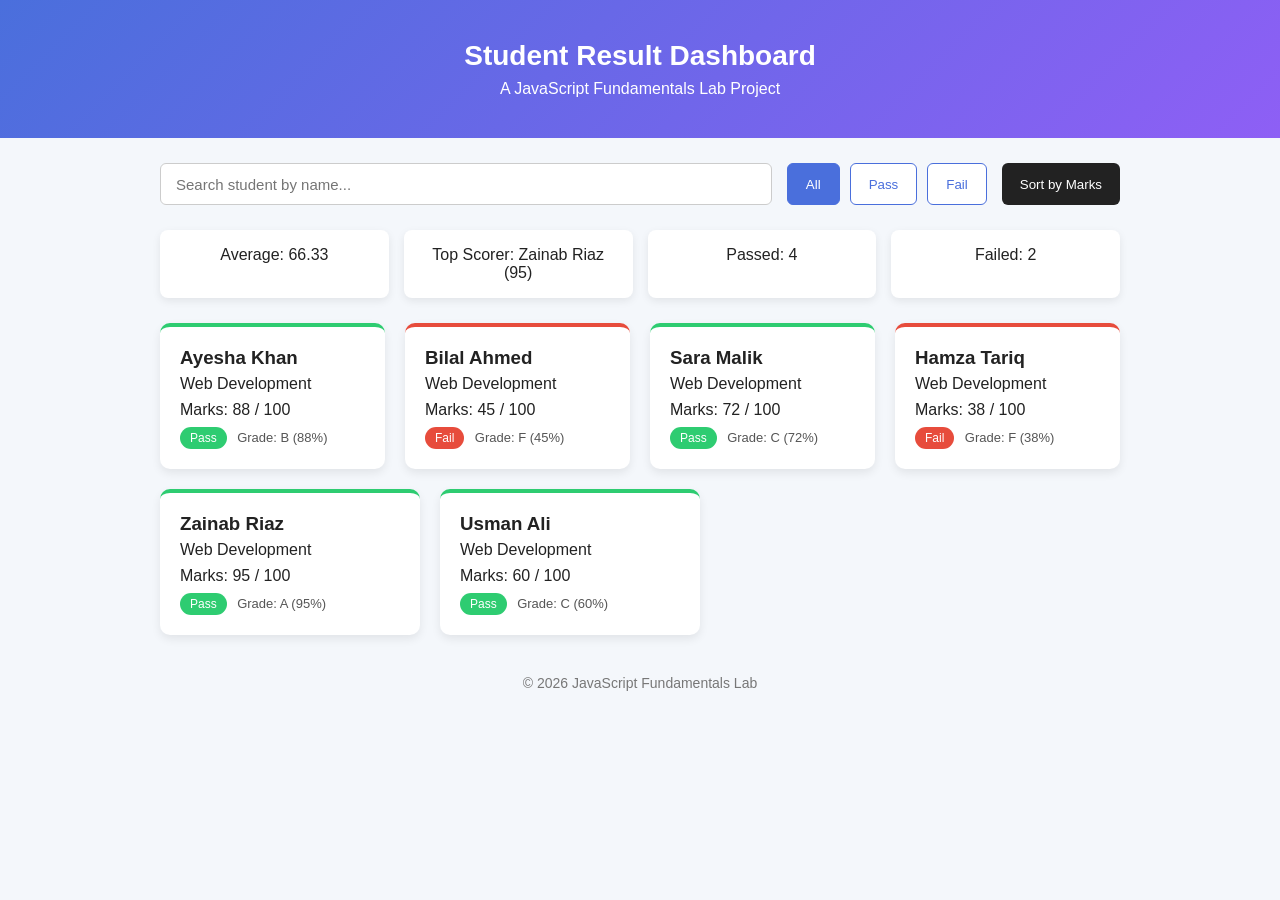
<file: Full Stack Lab 4 Tasks/index.html>
<!DOCTYPE html>
<html lang="en">
<head>
  <meta charset="UTF-8">
  <meta name="viewport" content="width=device-width, initial-scale=1.0">
  <title>Student Result Dashboard</title>
  <link rel="stylesheet" href="style.css">
</head>
<body>

  <header class="dashboard-header">
    <h1>Student Result Dashboard</h1>
    <p>A JavaScript Fundamentals Lab Project</p>
  </header>

  <section class="controls">
    <input type="text" id="searchInput" placeholder="Search student by name...">
    <div class="filter-buttons">
      <button class="filter-btn active" data-filter="all">All</button>
      <button class="filter-btn" data-filter="pass">Pass</button>
      <button class="filter-btn" data-filter="fail">Fail</button>
    </div>
    <button id="sortBtn">Sort by Marks</button>
  </section>

  <section class="summary" id="summary">
    <!-- Filled in by JavaScript: calculateSummary() + renderSummary() -->
  </section>

  <section class="card-grid" id="cardGrid">
    <!-- Filled in by JavaScript: renderCards() -->
  </section>

  <footer class="dashboard-footer">
    <p>&copy; 2026 JavaScript Fundamentals Lab</p>
  </footer>

  <script src="script.js"></script>
</body>
</html>
</file>
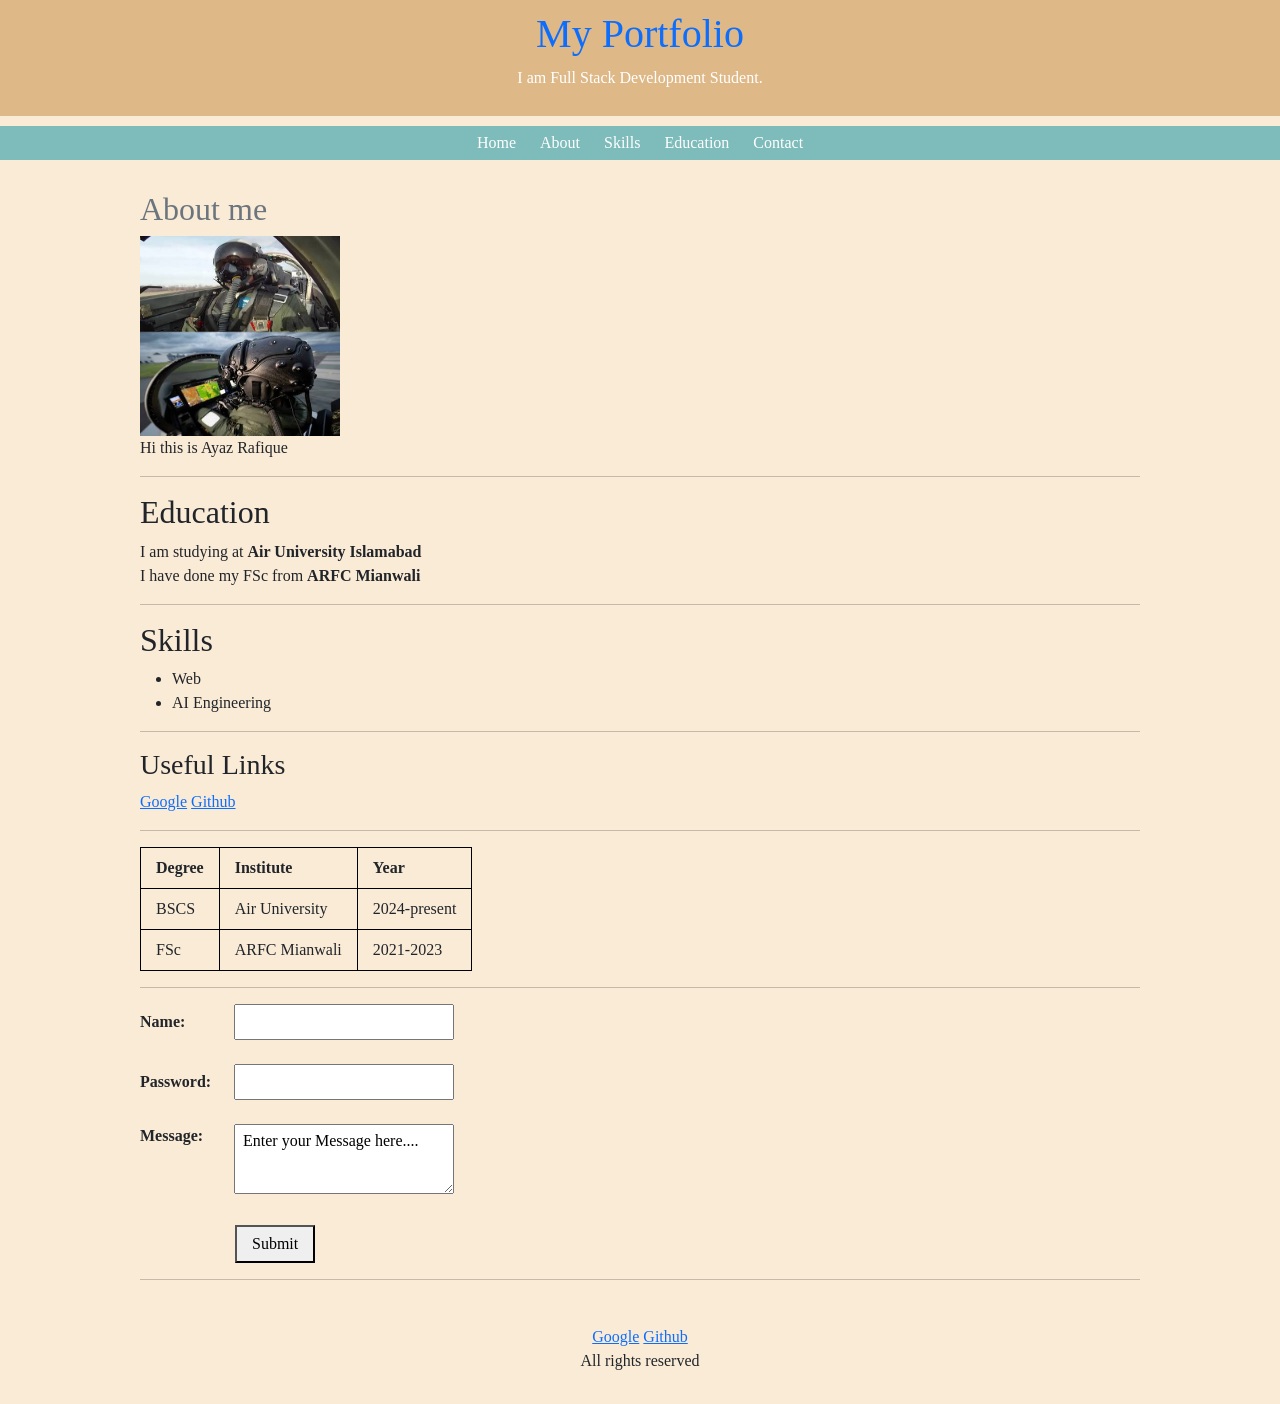
<file: Full stack lab 1 task/LAB 1/index.html>
<!DOCTYPE html>
<html lang="en">

<head>
    <meta charset="UTF-8">
    <meta name="viewport" content="width=device-width, initial-scale=1.0">
    <title>Portfolio</title>
    <link href="https://cdn.jsdelivr.net/npm/bootstrap@5.3.8/dist/css/bootstrap.min.css" rel="stylesheet"
        integrity="sha384-sRIl4kxILFvY47J16cr9ZwB07vP4J8+LH7qKQnuqkuIAvNWLzeN8tE5YBujZqJLB" crossorigin="anonymous">
    <link rel="stylesheet" href="style.css">
</head>

<body>
    <!-- Header -->
    <header>
        <h1 class="text-primary">My Portfolio</h1>
        <p>I am Full Stack Development Student.</p>
    </header>

    <!-- Navigation -->
    <nav>
        <a href="#home">Home</a>
        <a href="#about">About</a>
        <a href="#skills">Skills</a>
        <a href="#education">Education</a>
        <a href="#contact">Contact</a>
    </nav>

    <!-- Main Content -->
    <main>
        <!-- About Section -->
        <section id="about">
            <h2 class="text-secondary">About me</h2>
            <img src="Images/pilot.jpg" alt="pilot" style="width: 200px; height: 200px;">
            <p>Hi this is Ayaz Rafique</p>
        </section>
        <hr>

        <!-- Education Section -->
        <section id="education">
            <h2>Education</h2>
            <p>I am studying at <strong>Air University Islamabad</strong><br> I have done my FSc from <strong>ARFC
                    Mianwali</strong></p>
        </section>
        <hr>

        <!-- Skills Section -->
        <section id="skills">
            <h2>Skills</h2>
            <ul>
                <li>Web</li>
                <li>AI Engineering</li>
            </ul>
        </section>
        <hr>

        <!-- Useful Links Section -->
        <section>
            <h3>Useful Links</h3>
            <a href="https://www.google.com" target="_blank">Google</a>
            <a href="https://www.github.com">Github</a>
            <br>
        </section>
        <hr>

        <!-- Table Section -->
        <section>
            <table border="2px">
                <tr>
                    <th>Degree</th>
                    <th>Institute</th>
                    <th>Year</th>
                </tr>
                <tr>
                    <td>BSCS</td>
                    <td>Air University</td>
                    <td>2024-present</td>
                </tr>
                <tr>
                    <td>FSc</td>
                    <td>ARFC Mianwali</td>
                    <td>2021-2023</td>
                </tr>
            </table>
        </section>
        <hr>

        <!-- Contact Section -->
        <section id="contact">
            <form action="">
                <label>Name:</label>
                <input type="text" name="Name">
                <br><br>

                <label>Password:</label>
                <input type="password" name="Password">
                <br><br>

                <label style="vertical-align: top;">Message:</label>
                <textarea name="Message">Enter your Message here....</textarea>
                <br><br>

                <button>Submit</button>
            </form>
        </section>
        <hr>
    </main>

    <!-- Footer -->
    <footer>
        <a href="https://www.google.com" target="_blank">Google</a>
        <a href="https://www.github.com">Github</a>
        <p>All rights reserved</p>
    </footer>
</body>

</html>
</file>
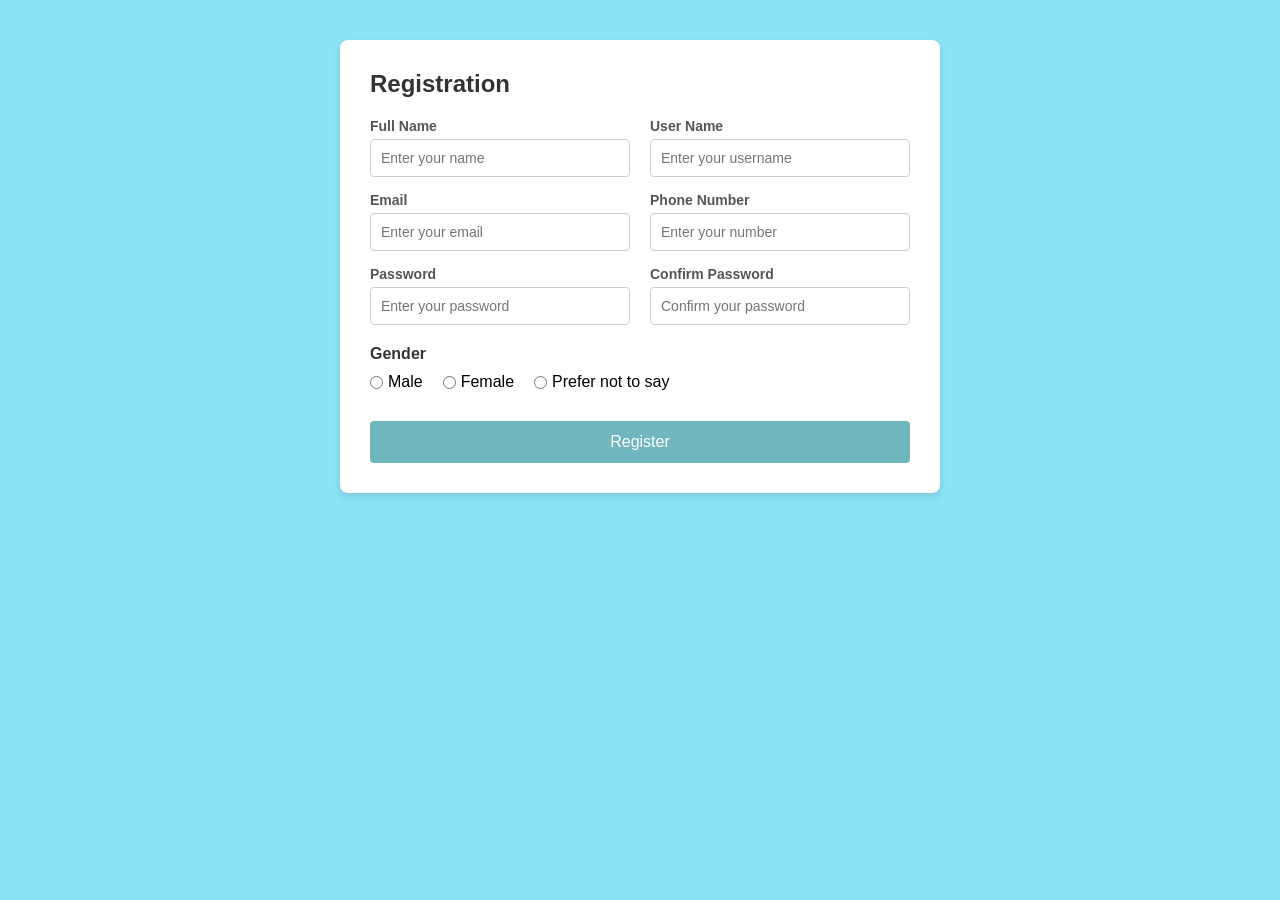
<file: Full stack lab 2 Task/Lab Tasks/index.html>
<!DOCTYPE html>
<html lang="en">
<head>
    <meta charset="UTF-8">
    <meta name="viewport" content="width=device-width, initial-scale=1.0">
    <title>Registration Form</title>
  
    <link rel="stylesheet" href="style.css">
</head>
<body>
    <div class="container">
        <h2>Registration</h2>
        <form action="" method="POST">

            <div class="form-row">
                <div class="form-group">
                    <label for="fullName">Full Name</label>
                    <input type="text" id="fullName" name="fullName" placeholder="Enter your name" required>
                </div>
                <div class="form-group">
                    <label for="userName">User Name</label>
                    <input type="text" id="userName" name="userName" placeholder="Enter your username" required>
                </div>
            </div>

            <div class="form-row">
                <div class="form-group">
                    <label for="email">Email</label>
                    <input type="email" id="email" name="email" placeholder="Enter your email" required>
                </div>
                <div class="form-group">
                    <label for="phoneNumber">Phone Number</label>
                    <input type="number" id="phoneNumber" name="phoneNumber" placeholder="Enter your number" required>
                </div>
            </div>

            <div class="form-row">
                <div class="form-group">
                    <label for="password">Password</label>
                    <input type="password" id="password" name="password" placeholder="Enter your password" required>
                </div>
                <div class="form-group">
                    <label for="confirmPassword">Confirm Password</label>
                    <input type="password" id="confirmPassword" name="confirmPassword" placeholder="Confirm your password" required>
                </div>
            </div>

 
            <div class="gender-section">
                <h3>Gender</h3>
                <div class="radio-group">
                    <div class="radio-item">
                        <input type="radio" id="male" name="gender" value="Male">
                        <label for="male">Male</label>
                    </div>
                    <div class="radio-item">
                        <input type="radio" id="female" name="gender" value="Female">
                        <label for="female">Female</label>
                    </div>
                    <div class="radio-item">
                        <input type="radio" id="nottosay" name="gender" value="not to say">
                        <label for="nottosay">Prefer not to say</label>
                    </div>
                </div>
            </div>

            <button type="submit" class="btn-register">Register</button>
        </form>
    </div>
</body>
</html>
</file>
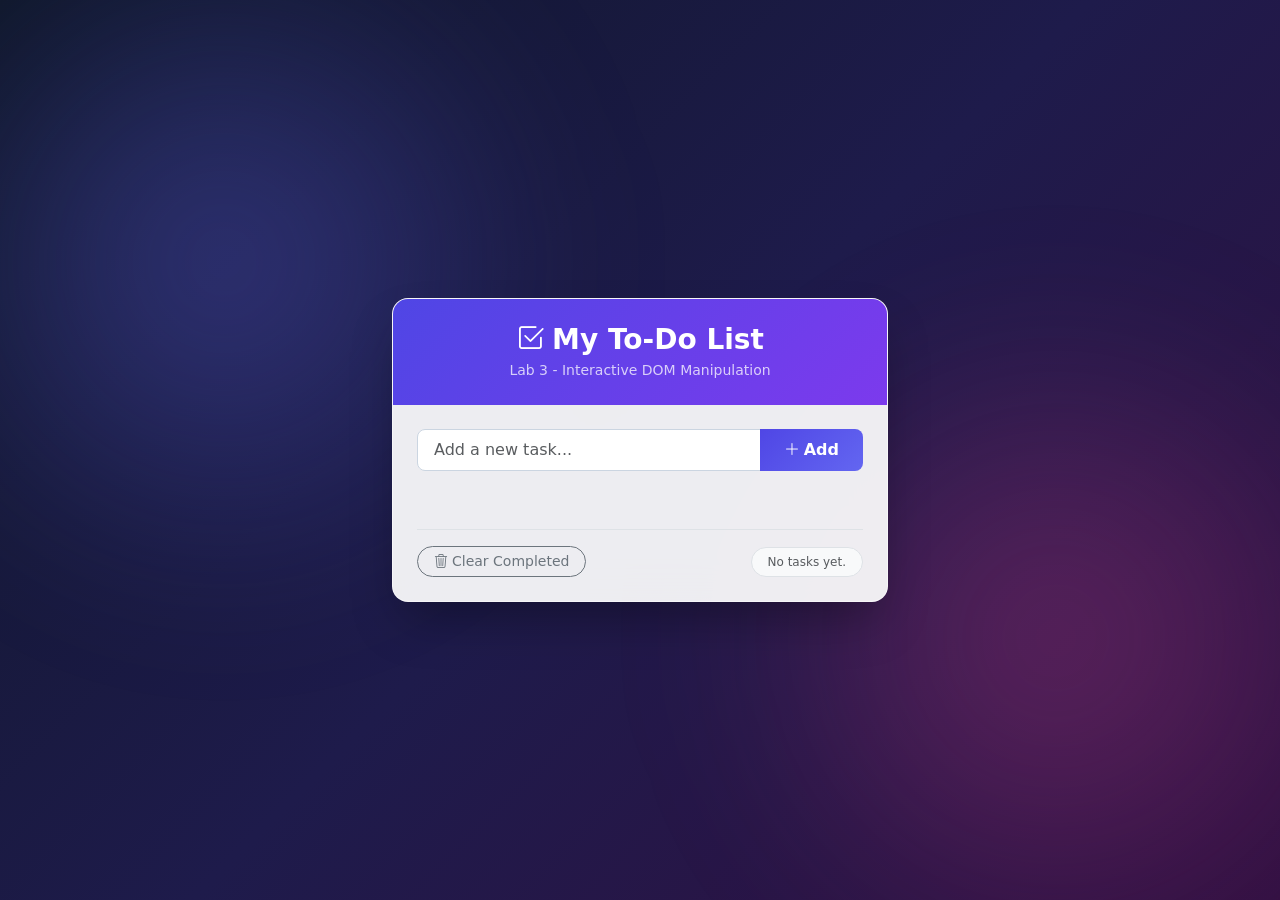
<file: Full Stack Lab 3 Tasks/Lab Task/index.html>
<!DOCTYPE html>
<html lang="en">
<head>
  <meta charset="UTF-8">
  <meta name="viewport" content="width=device-width, initial-scale=1.0">
  <title>To-Do List App - Lab 3</title>
  <link href="https://cdn.jsdelivr.net/npm/bootstrap@5.3.3/dist/css/bootstrap.min.css" rel="stylesheet">
  <link href="https://cdn.jsdelivr.net/npm/bootstrap-icons@1.11.3/font/bootstrap-icons.min.css" rel="stylesheet">
  <link rel="stylesheet" href="style.css">
</head>
<body class="min-vh-100 d-flex align-items-center justify-content-center py-5">

  <div class="container" style="max-width: 520px;">
    <div class="card todo-card border-0 rounded-4 overflow-hidden">
      <div class="card-header card-header-gradient text-white p-4 text-center border-0">
        <h1 class="h3 mb-1 fw-bold"><i class="bi bi-check2-square me-2"></i>My To-Do List</h1>
        <p class="small mb-0 opacity-75">Lab 3 - Interactive DOM Manipulation</p>
      </div>

      <div class="card-body p-4">
        <div class="input-group mb-1">
          <input type="text" id="taskInput" class="form-control form-control-lg fs-6 rounded-start-3" placeholder="Add a new task...">
          <button id="addBtn" class="btn btn-primary px-4 fw-semibold rounded-end-3"><i class="bi bi-plus-lg me-1"></i>Add</button>
        </div>

        <p class="error-message text-danger small mb-3" id="errorMessage" style="min-height: 22px;"></p>

        <ul id="taskList" class="list-group list-group-flush mb-3"></ul>

        <div class="footer-row d-flex justify-content-between align-items-center pt-3 border-top">
          <button id="clearCompletedBtn" class="btn btn-outline-secondary btn-sm rounded-pill px-3 clear-btn">
            <i class="bi bi-trash3 me-1"></i>Clear Completed
          </button>
          <span class="task-count text-muted small fw-medium badge bg-light text-dark border py-2 px-3 rounded-pill" id="taskCount">No tasks yet.</span>
        </div>
      </div>
    </div>
  </div>

  <script src="script.js"></script>
</body>
</html>
</file>
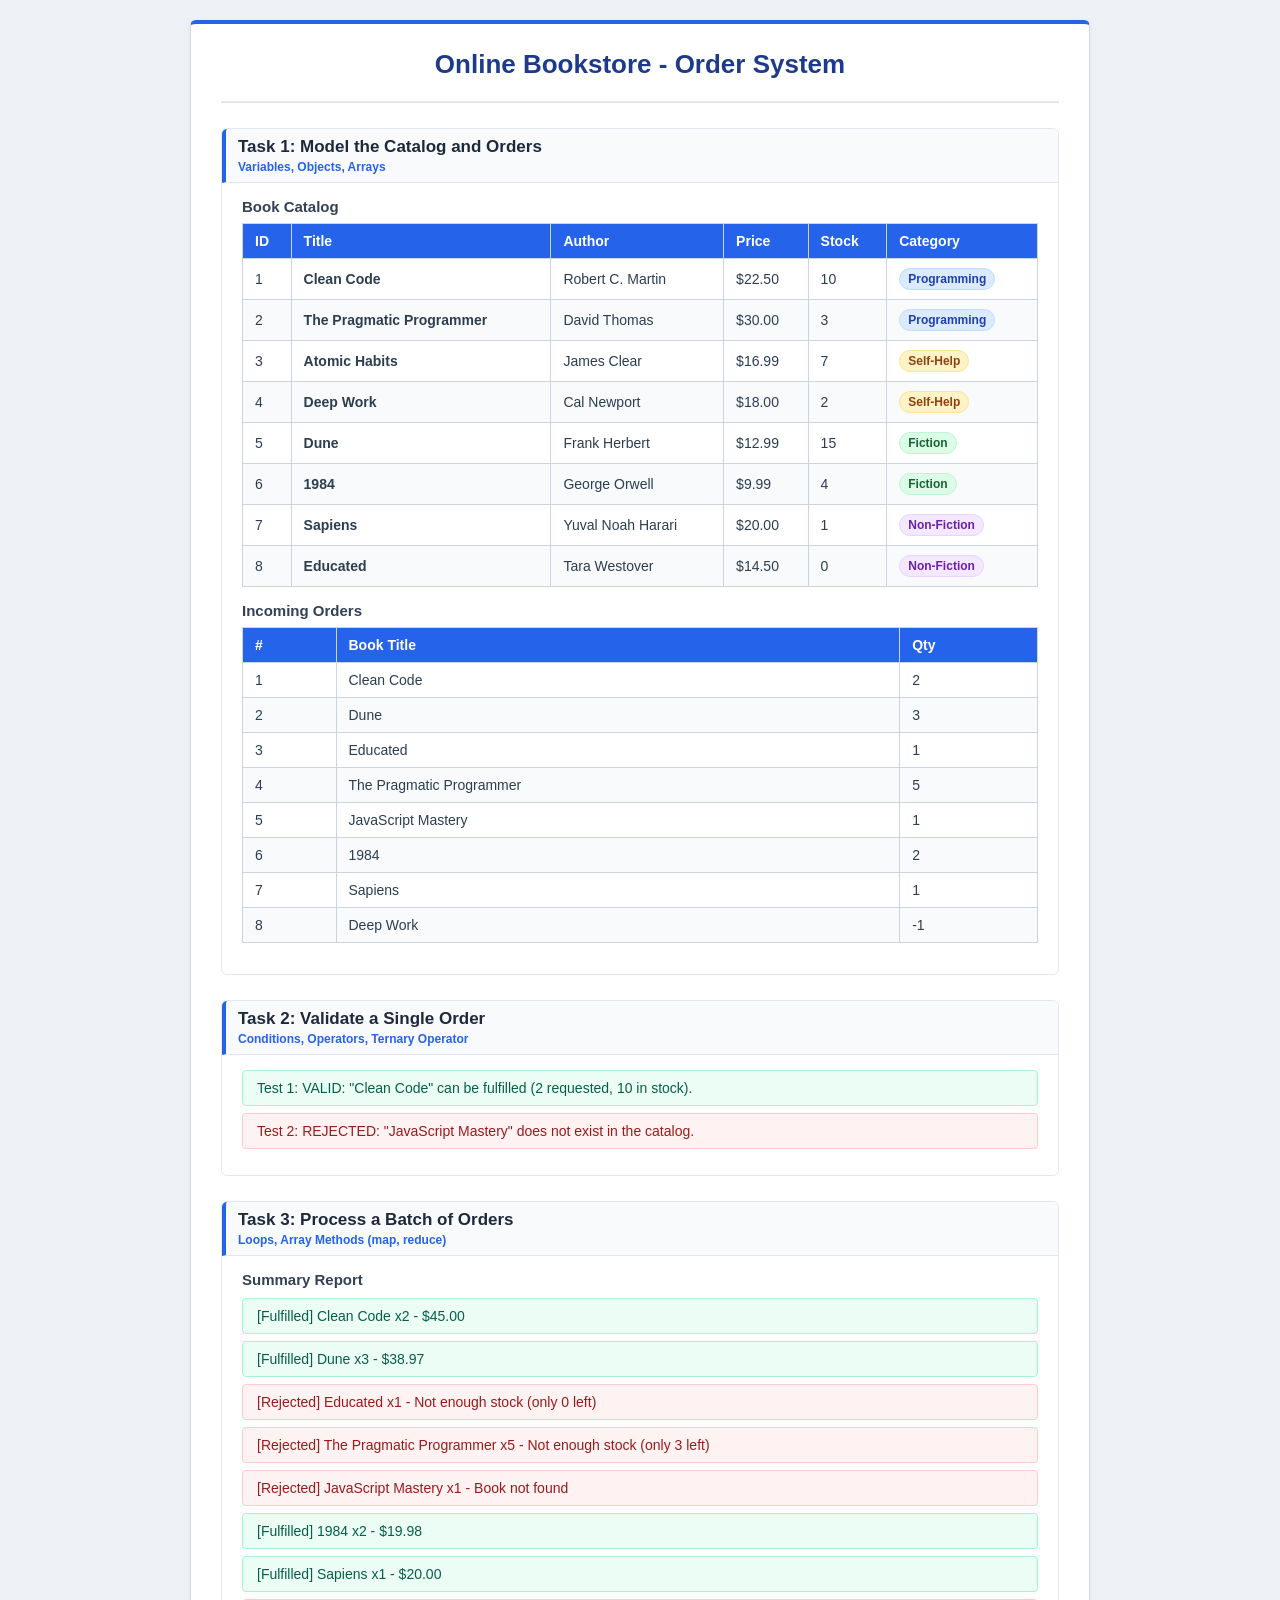
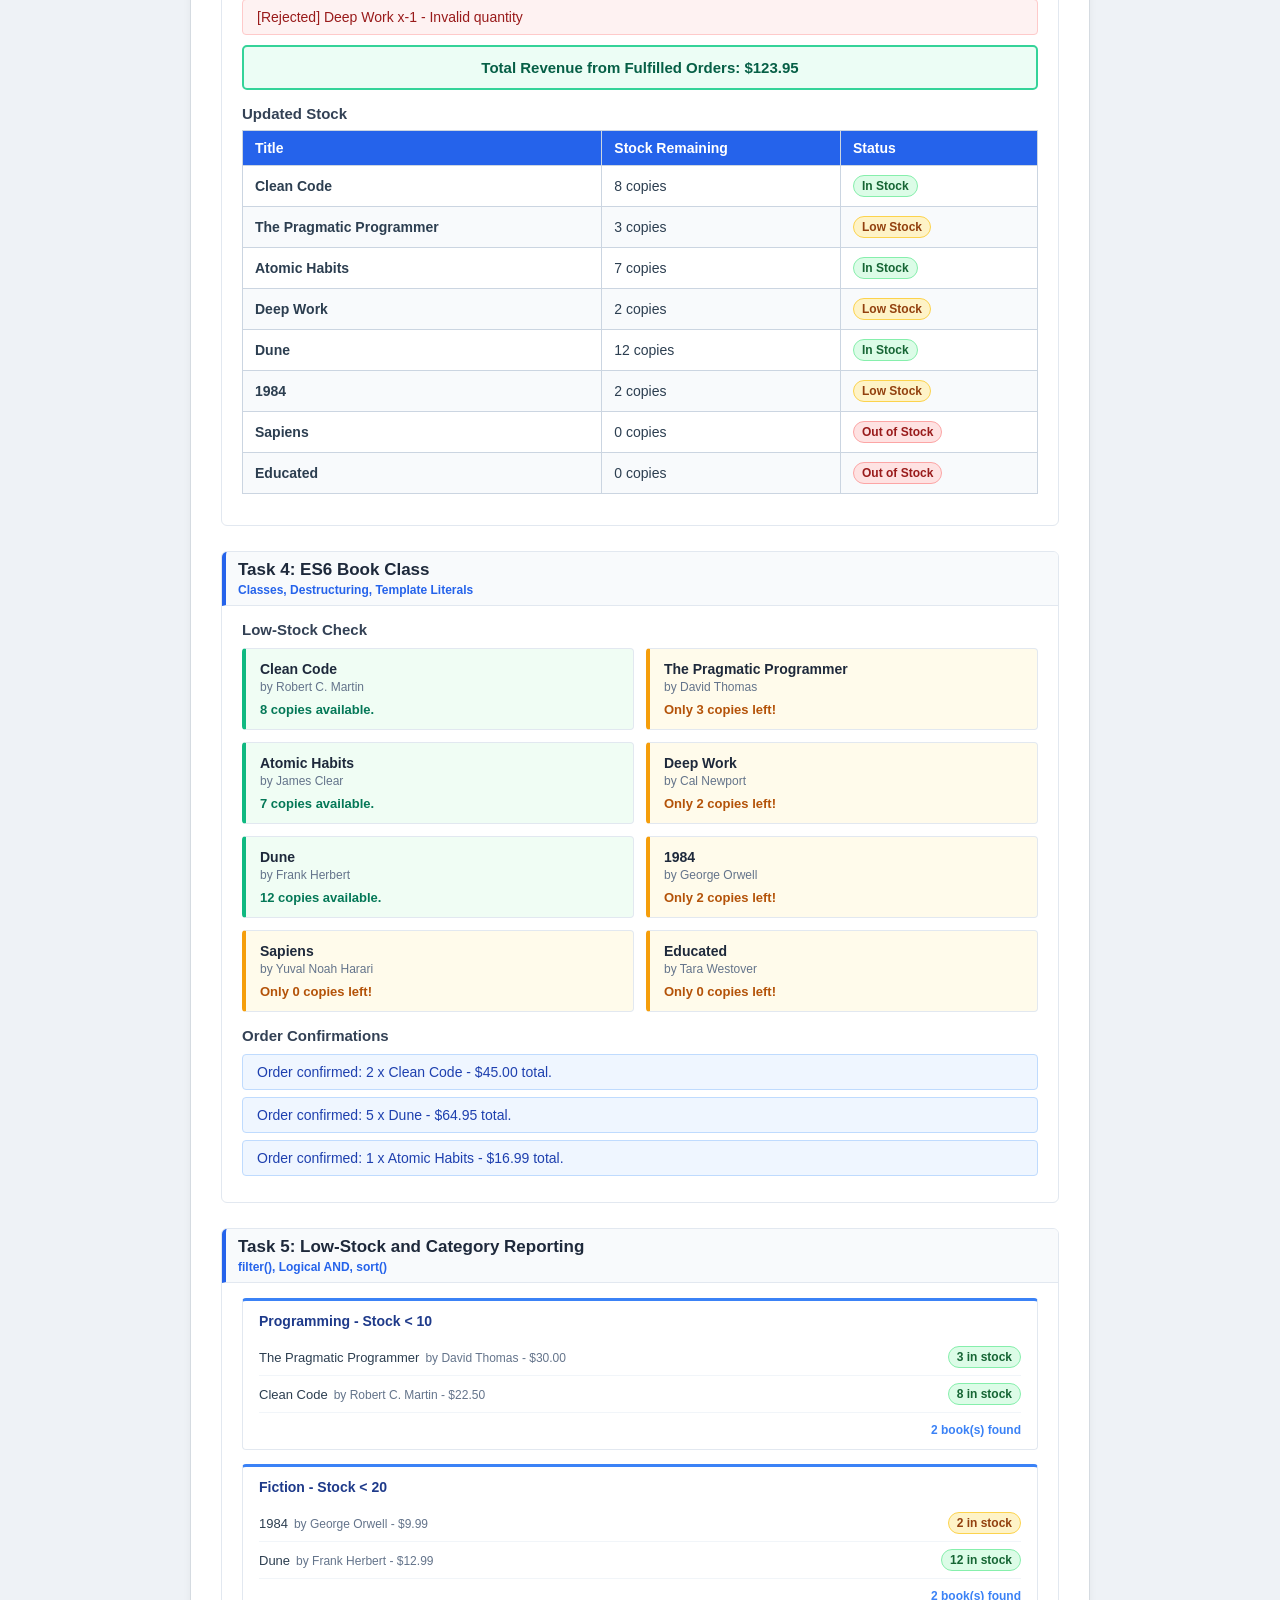
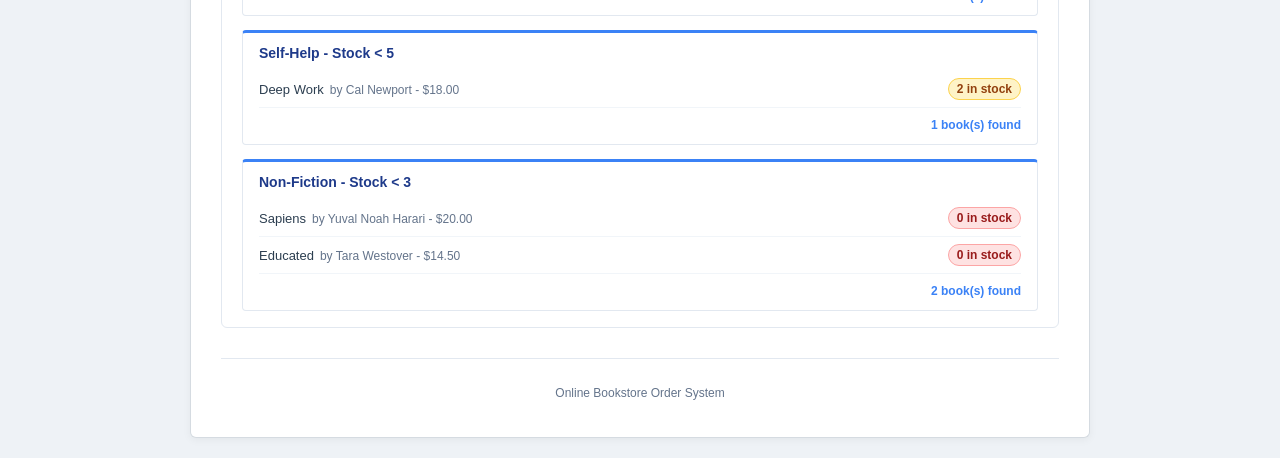
<file: Full Stack Lab 4 Tasks/Home Task/index.html>
<!DOCTYPE html>
<html lang="en">

<head>
  <meta charset="UTF-8">
  <meta name="viewport" content="width=device-width, initial-scale=1.0">
  <title>Online Bookstore Order System</title>
  <link rel="stylesheet" href="style.css">
</head>

<body>

  <div class="container">
    <header>
      <h1>Online Bookstore - Order System</h1>
    </header>

    <main>
      <!-- Task 1 -->
      <section class="task-section" id="task1">
        <div class="task-header">
          <h2>Task 1: Model the Catalog and Orders</h2>
          <p class="task-tag">Variables, Objects, Arrays</p>
        </div>
        <div class="task-body">
          <h3>Book Catalog</h3>
          <table id="catalogTable">
            <thead>
              <tr>
                <th>ID</th>
                <th>Title</th>
                <th>Author</th>
                <th>Price</th>
                <th>Stock</th>
                <th>Category</th>
              </tr>
            </thead>
            <tbody></tbody>
          </table>

          <h3>Incoming Orders</h3>
          <table id="ordersTable">
            <thead>
              <tr>
                <th>#</th>
                <th>Book Title</th>
                <th>Qty</th>
              </tr>
            </thead>
            <tbody></tbody>
          </table>
        </div>
      </section>

      <!-- Task 2 -->
      <section class="task-section" id="task2">
        <div class="task-header">
          <h2>Task 2: Validate a Single Order</h2>
          <p class="task-tag">Conditions, Operators, Ternary Operator</p>
        </div>
        <div class="task-body">
          <div id="task2Output" class="output-list"></div>
        </div>
      </section>

      <!-- Task 3 -->
      <section class="task-section" id="task3">
        <div class="task-header">
          <h2>Task 3: Process a Batch of Orders</h2>
          <p class="task-tag">Loops, Array Methods (map, reduce)</p>
        </div>
        <div class="task-body">
          <h3>Summary Report</h3>
          <div id="task3Report" class="output-list"></div>
          <div id="task3Revenue" class="revenue-box"></div>

          <h3>Updated Stock</h3>
          <table id="updatedStockTable">
            <thead>
              <tr>
                <th>Title</th>
                <th>Stock Remaining</th>
                <th>Status</th>
              </tr>
            </thead>
            <tbody></tbody>
          </table>
        </div>
      </section>

      <!-- Task 4 -->
      <section class="task-section" id="task4">
        <div class="task-header">
          <h2>Task 4: ES6 Book Class</h2>
          <p class="task-tag">Classes, Destructuring, Template Literals</p>
        </div>
        <div class="task-body">
          <h3>Low-Stock Check</h3>
          <div id="task4LowStock" class="card-grid"></div>

          <h3>Order Confirmations</h3>
          <div id="task4Confirmations" class="output-list"></div>
        </div>
      </section>

      <!-- Task 5 -->
      <section class="task-section" id="task5">
        <div class="task-header">
          <h2>Task 5: Low-Stock and Category Reporting</h2>
          <p class="task-tag">filter(), Logical AND, sort()</p>
        </div>
        <div class="task-body">
          <div id="task5Reports" class="reports-grid"></div>
        </div>
      </section>
    </main>

    <footer>
      <p>Online Bookstore Order System</p>
    </footer>
  </div>

  <script src="bookstore.js"></script>
</body>

</html>
</file>
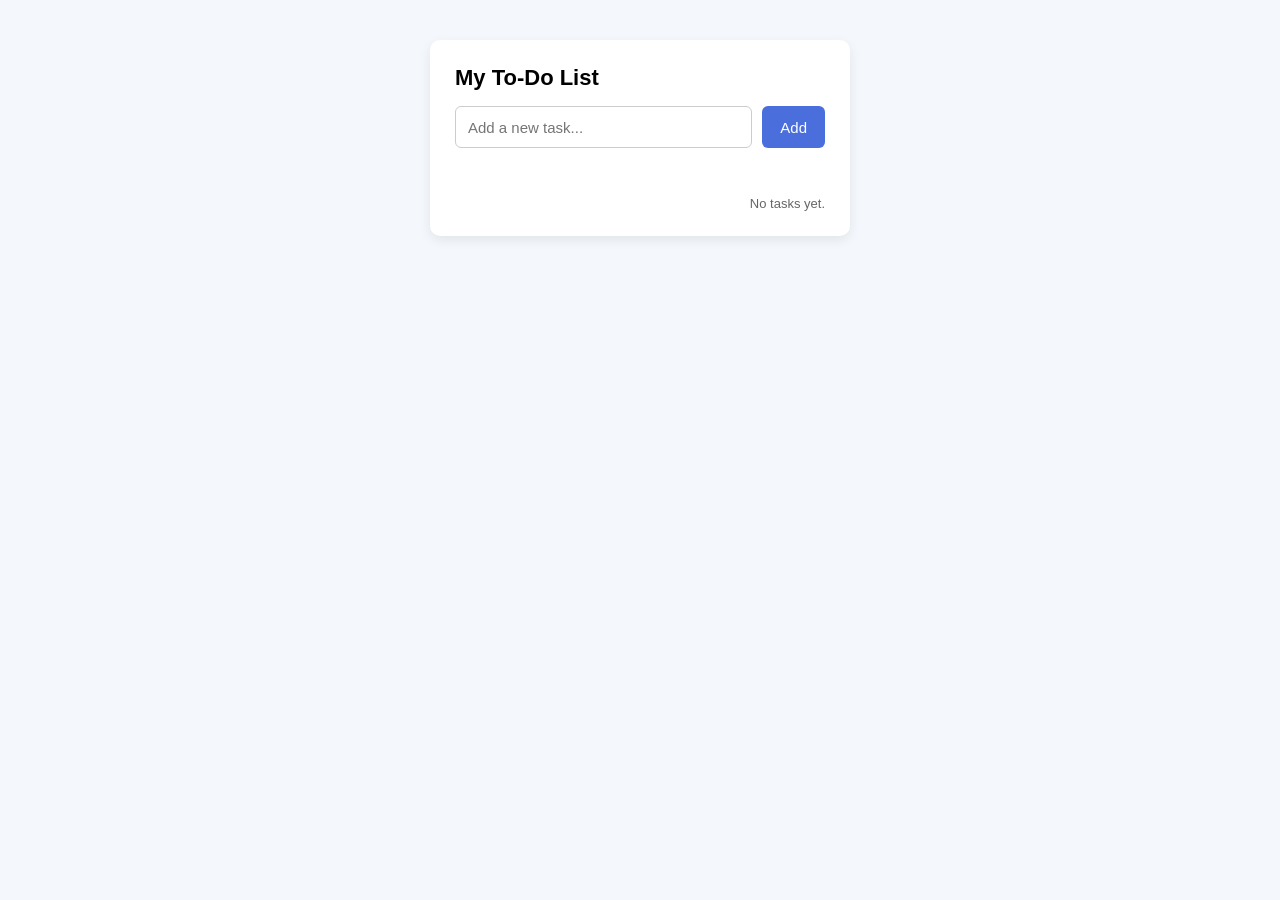
<file: Full Stack Lab 3 Tasks/lab03-index.html>
<!DOCTYPE html>
<html lang="en">
<head>
  <meta charset="UTF-8">
  <meta name="viewport" content="width=device-width, initial-scale=1.0">
  <title>To-Do List</title>
  <link rel="stylesheet" href="lab03-style.css">
</head>
<body>

  <div class="todo-app">
    <h1>My To-Do List</h1>

    <div class="input-row">
      <input type="text" id="taskInput" placeholder="Add a new task...">
      <button id="addBtn">Add</button>
    </div>

    <p class="error-message" id="errorMessage"></p>

    <ul id="taskList"></ul>

    <p class="task-count" id="taskCount">0 tasks</p>
  </div>

  <script src="script.js"></script>
</body>
</html>
</file>
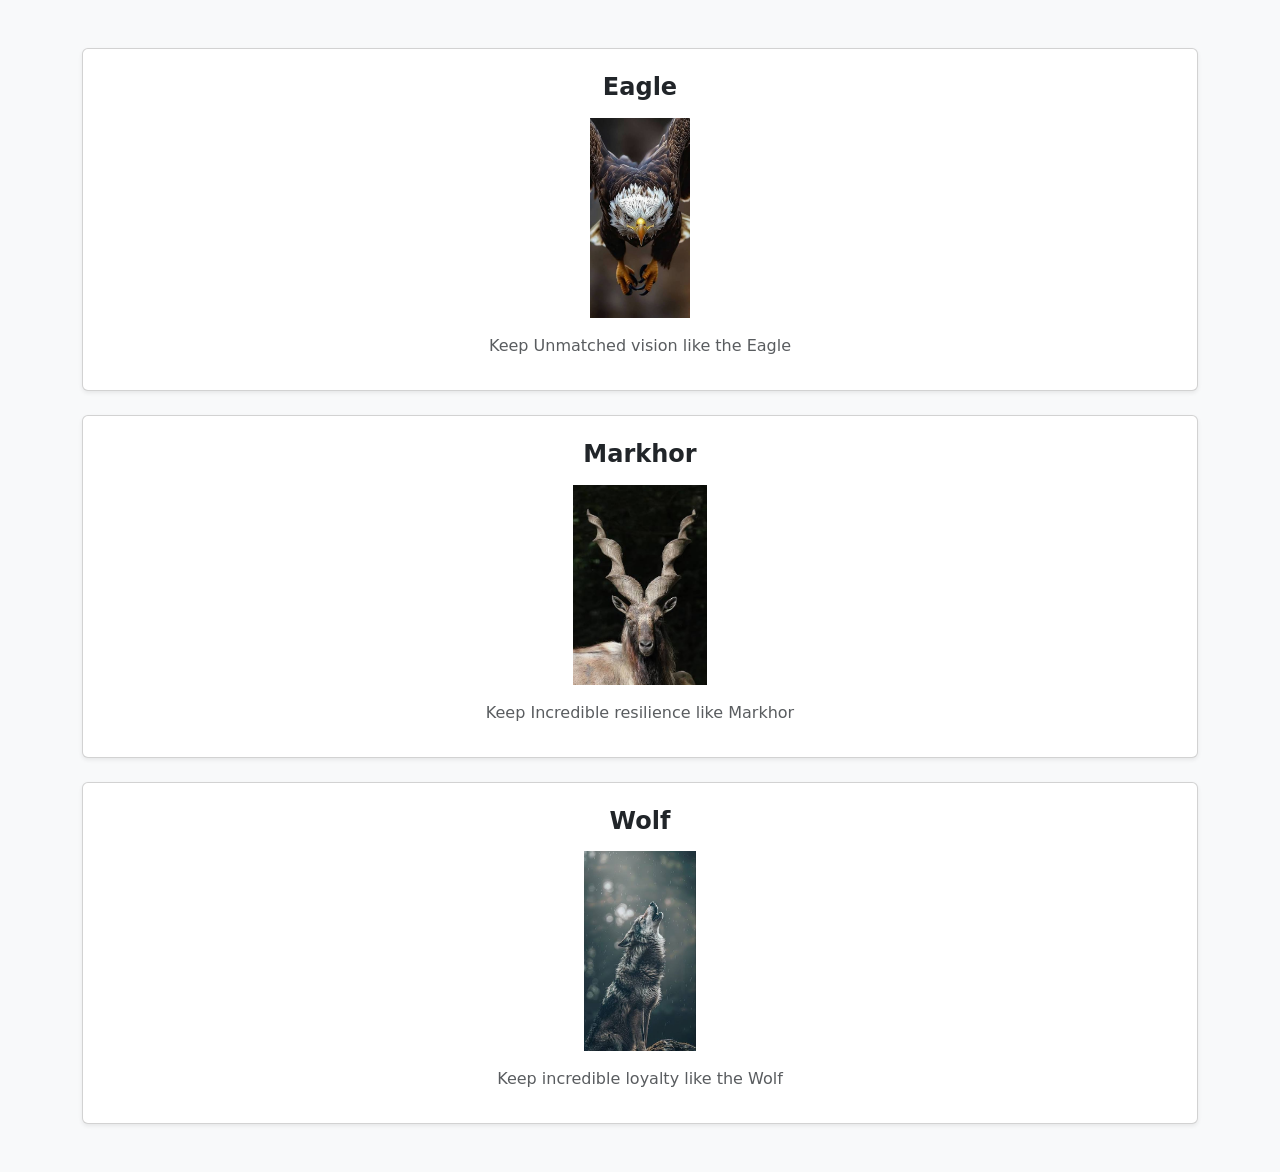
<file: Full stack lab 1 task/LAB 1/cards.html>
<!DOCTYPE html>
<html lang="en">
<head>
    <meta charset="UTF-8">
    <meta name="viewport" content="width=device-width, initial-scale=1.0">
    <title>Responsive Cards</title>
    <link href="https://cdn.jsdelivr.net/npm/bootstrap@5.3.3/dist/css/bootstrap.min.css" rel="stylesheet">
</head>
<body class="bg-light">

    <!-- Cards Section -->
    <main class="container my-5">
        <div class="row g-4">
            <!-- Eagle Card -->
            <div class="col-4 col-md-6 col-lg-12">
                <div class="card h-100 shadow-sm text-center p-3">
                    <div class="card-header bg-white border-0 pt-2 pb-3">
                        <h4 class="card-title fw-bold mb-0">Eagle</h4>
                    </div>
                    <img src="Images/Eagle.jpg" class="card-img-top img-fluid w-50 mx-auto rounded" alt="Eagle" style="max-height: 200px; object-fit: contain;">
                    <div class="card-body">
                        <p class="card-text text-muted mb-0">Keep Unmatched vision like the Eagle</p>
                    </div>
                </div>
            </div>

            <!-- Markhor Card -->
            <div class="col-4 col-md-6 col-lg-12">
                <div class="card h-100 shadow-sm text-center p-3">
                    <div class="card-header bg-white border-0 pt-2 pb-3">
                        <h4 class="card-title fw-bold mb-0">Markhor</h4>
                    </div>
                    <img src="Images/Markhor.jpg" class="card-img-top img-fluid w-50 mx-auto rounded" alt="Markhor" style="max-height: 200px; object-fit: contain;">
                    <div class="card-body">
                        <p class="card-text text-muted mb-0">Keep Incredible resilience like Markhor</p>
                    </div>
                </div>
            </div>

            <!-- Wolf Card -->
            <div class="col-4 col-md-6 col-lg-12">
                <div class="card h-100 shadow-sm text-center p-3">
                    <div class="card-header bg-white border-0 pt-2 pb-3">
                        <h4 class="card-title fw-bold mb-0">Wolf</h4>
                    </div>
                    <img src="Images/Wolf.jpg" class="card-img-top img-fluid w-50 mx-auto rounded" alt="Wolf" style="max-height: 200px; object-fit: contain;">
                    <div class="card-body">
                        <p class="card-text text-muted mb-0">Keep incredible loyalty like the Wolf</p>
                    </div>
                </div>
            </div>
        </div>
    </main>

    <script src="https://cdn.jsdelivr.net/npm/bootstrap@5.3.3/dist/js/bootstrap.bundle.min.js"></script>
</body>
</html>
</file>
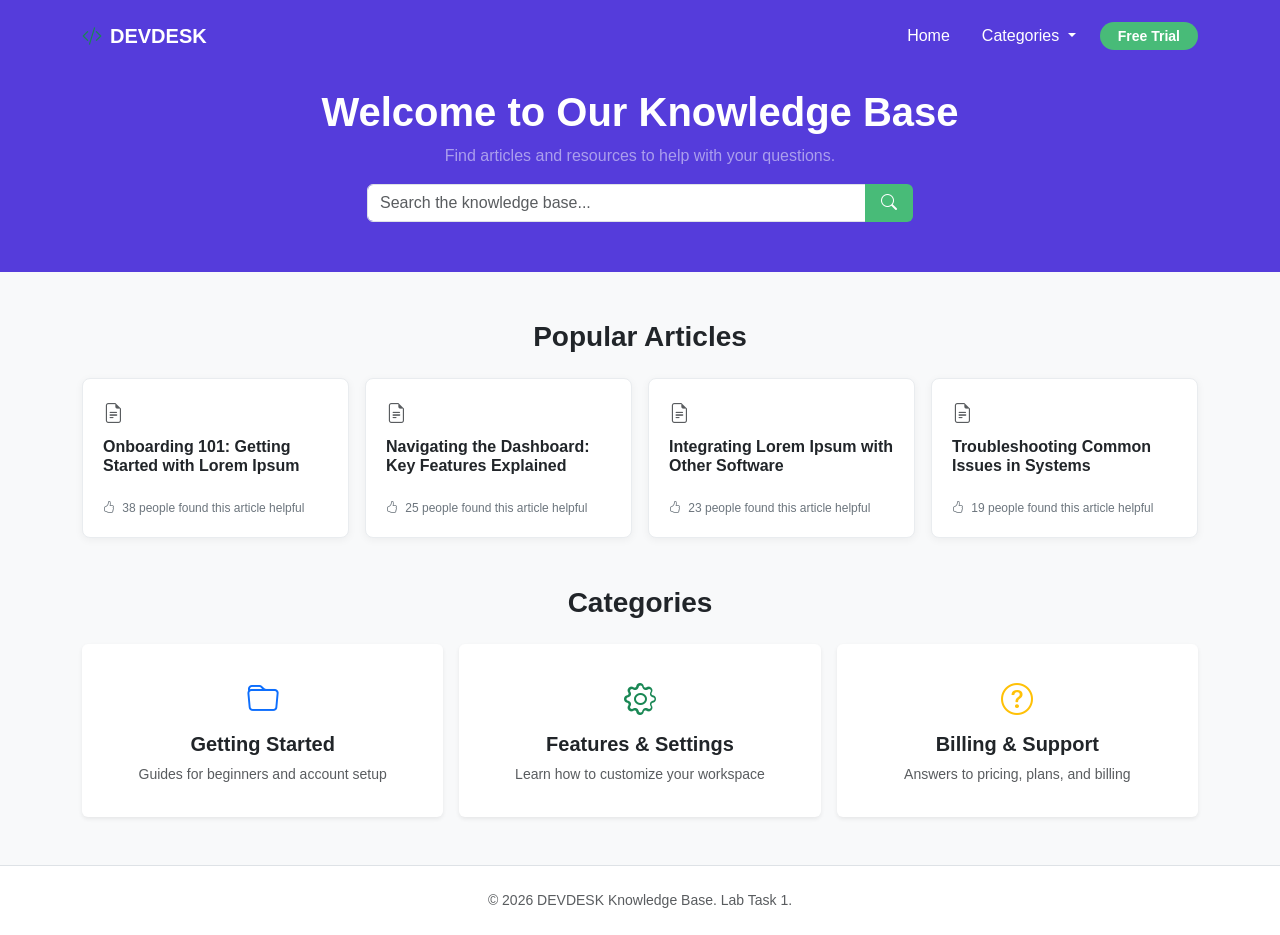
<file: Full stack lab 1 task/LAB 1/devdesk.html>
<!DOCTYPE html>
<html lang="en">
<head>
    <meta charset="UTF-8">
    <meta name="viewport" content="width=device-width, initial-scale=1.0">
    <title>DEVDESK - Knowledge Base</title>
    <link href="https://cdn.jsdelivr.net/npm/bootstrap@5.3.3/dist/css/bootstrap.min.css" rel="stylesheet">
    <link rel="stylesheet" href="https://cdn.jsdelivr.net/npm/bootstrap-icons@1.11.3/font/bootstrap-icons.min.css">
    
    <style>
        body {
            background-color: #f8f9fa;
            font-family: Arial, sans-serif;
        }

        .hero-banner {
            background-color: #553cdb;
            color: white;
            padding-bottom: 50px;
        }

        .btn-trial {
            background-color: #48bb78;
            color: white;
            border-radius: 20px;
            padding: 6px 18px;
            font-size: 14px;
            font-weight: bold;
            text-decoration: none;
        }

        .btn-trial:hover {
            background-color: #38a169;
            color: white;
        }

        .btn-search {
            background-color: #48bb78;
            color: white;
            border: none;
        }

        .btn-search:hover {
            background-color: #38a169;
            color: white;
        }

        .article-card {
            background: white;
            border: 1px solid #e9ecef;
            border-radius: 8px;
            padding: 20px;
            height: 100%;
            display: flex;
            flex-direction: column;
            justify-content: space-between;
            box-shadow: 0 2px 8px rgba(0,0,0,0.05);
            transition: 0.2s;
            text-decoration: none;
            color: inherit;
        }

        .article-card:hover {
            transform: translateY(-3px);
            box-shadow: 0 4px 12px rgba(0,0,0,0.1);
        }

        .helpful-text {
            font-size: 12px;
            color: #6c757d;
        }
    </style>
</head>
<body>

    <!-- Header & Hero Section -->
    <header class="hero-banner">
        <nav class="navbar navbar-expand-lg navbar-dark pt-3">
            <div class="container">
                <a class="navbar-brand fw-bold d-flex align-items-center" href="#">
                    <i class="bi bi-code-slash text-success me-2 fs-5"></i> DEVDESK
                </a>

                <button class="navbar-toggler" type="button" data-bs-toggle="collapse" data-bs-target="#navContent">
                    <span class="navbar-toggler-icon"></span>
                </button>

                <div class="collapse navbar-collapse justify-content-end" id="navContent">
                    <ul class="navbar-nav align-items-center gap-3">
                        <li class="nav-item">
                            <a class="nav-link text-white" href="#">Home</a>
                        </li>
                        <li class="nav-item dropdown">
                            <a class="nav-link dropdown-toggle text-white" href="#" role="button" data-bs-toggle="dropdown">
                                Categories
                            </a>
                            <ul class="dropdown-menu">
                                <li><a class="dropdown-item" href="#popular">Popular Articles</a></li>
                                <li><a class="dropdown-item" href="#categories">All Categories</a></li>
                            </ul>
                        </li>
                        <li class="nav-item">
                            <a href="#" class="btn-trial">Free Trial</a>
                        </li>
                    </ul>
                </div>
            </div>
        </nav>

        <div class="container text-center mt-4">
            <h1 class="fw-bold">Welcome to Our Knowledge Base</h1>
            <p class="text-white-50">Find articles and resources to help with your questions.</p>

            <div class="row justify-content-center mt-3">
                <div class="col-md-6 col-10">
                    <div class="input-group">
                        <input type="text" class="form-control" placeholder="Search the knowledge base...">
                        <button class="btn btn-search px-3" type="button">
                            <i class="bi bi-search"></i>
                        </button>
                    </div>
                </div>
            </div>
        </div>
    </header>

    <!-- Main Content -->
    <main class="container my-5">

        <!-- Popular Articles Section -->
        <section id="popular" class="mb-5">
            <h3 class="text-center fw-bold mb-4">Popular Articles</h3>

            <div class="row g-3">
                <div class="col-md-3 col-sm-6">
                    <a href="#" class="article-card">
                        <div>
                            <i class="bi bi-file-earmark-text text-muted fs-5 mb-2 d-block"></i>
                            <h6 class="fw-bold text-dark">Onboarding 101: Getting Started with Lorem Ipsum</h6>
                        </div>
                        <div class="helpful-text mt-3">
                            <i class="bi bi-hand-thumbs-up me-1"></i> 38 people found this article helpful
                        </div>
                    </a>
                </div>

                <div class="col-md-3 col-sm-6">
                    <a href="#" class="article-card">
                        <div>
                            <i class="bi bi-file-earmark-text text-muted fs-5 mb-2 d-block"></i>
                            <h6 class="fw-bold text-dark">Navigating the Dashboard: Key Features Explained</h6>
                        </div>
                        <div class="helpful-text mt-3">
                            <i class="bi bi-hand-thumbs-up me-1"></i> 25 people found this article helpful
                        </div>
                    </a>
                </div>

                <div class="col-md-3 col-sm-6">
                    <a href="#" class="article-card">
                        <div>
                            <i class="bi bi-file-earmark-text text-muted fs-5 mb-2 d-block"></i>
                            <h6 class="fw-bold text-dark">Integrating Lorem Ipsum with Other Software</h6>
                        </div>
                        <div class="helpful-text mt-3">
                            <i class="bi bi-hand-thumbs-up me-1"></i> 23 people found this article helpful
                        </div>
                    </a>
                </div>

                <div class="col-md-3 col-sm-6">
                    <a href="#" class="article-card">
                        <div>
                            <i class="bi bi-file-earmark-text text-muted fs-5 mb-2 d-block"></i>
                            <h6 class="fw-bold text-dark">Troubleshooting Common Issues in Systems</h6>
                        </div>
                        <div class="helpful-text mt-3">
                            <i class="bi bi-hand-thumbs-up me-1"></i> 19 people found this article helpful
                        </div>
                    </a>
                </div>
            </div>
        </section>

        <!-- Categories Section -->
        <section id="categories" class="mb-5">
            <h3 class="text-center fw-bold mb-4">Categories</h3>

            <div class="row g-3">
                <div class="col-md-4">
                    <div class="card p-3 shadow-sm border-0 text-center">
                        <div class="card-body">
                            <i class="bi bi-folder text-primary fs-2 mb-2 d-block"></i>
                            <h5 class="fw-bold">Getting Started</h5>
                            <p class="text-muted small mb-0">Guides for beginners and account setup</p>
                        </div>
                    </div>
                </div>

                <div class="col-md-4">
                    <div class="card p-3 shadow-sm border-0 text-center">
                        <div class="card-body">
                            <i class="bi bi-gear text-success fs-2 mb-2 d-block"></i>
                            <h5 class="fw-bold">Features & Settings</h5>
                            <p class="text-muted small mb-0">Learn how to customize your workspace</p>
                        </div>
                    </div>
                </div>

                <div class="col-md-4">
                    <div class="card p-3 shadow-sm border-0 text-center">
                        <div class="card-body">
                            <i class="bi bi-question-circle text-warning fs-2 mb-2 d-block"></i>
                            <h5 class="fw-bold">Billing & Support</h5>
                            <p class="text-muted small mb-0">Answers to pricing, plans, and billing</p>
                        </div>
                    </div>
                </div>
            </div>
        </section>

    </main>

    <!-- Footer -->
    <footer class="text-center py-4 bg-white border-top text-muted small">
        <p class="mb-0">© 2026 DEVDESK Knowledge Base. Lab Task 1.</p>
    </footer>

    <script src="https://cdn.jsdelivr.net/npm/bootstrap@5.3.3/dist/js/bootstrap.bundle.min.js"></script>
</body>
</html>
</file>
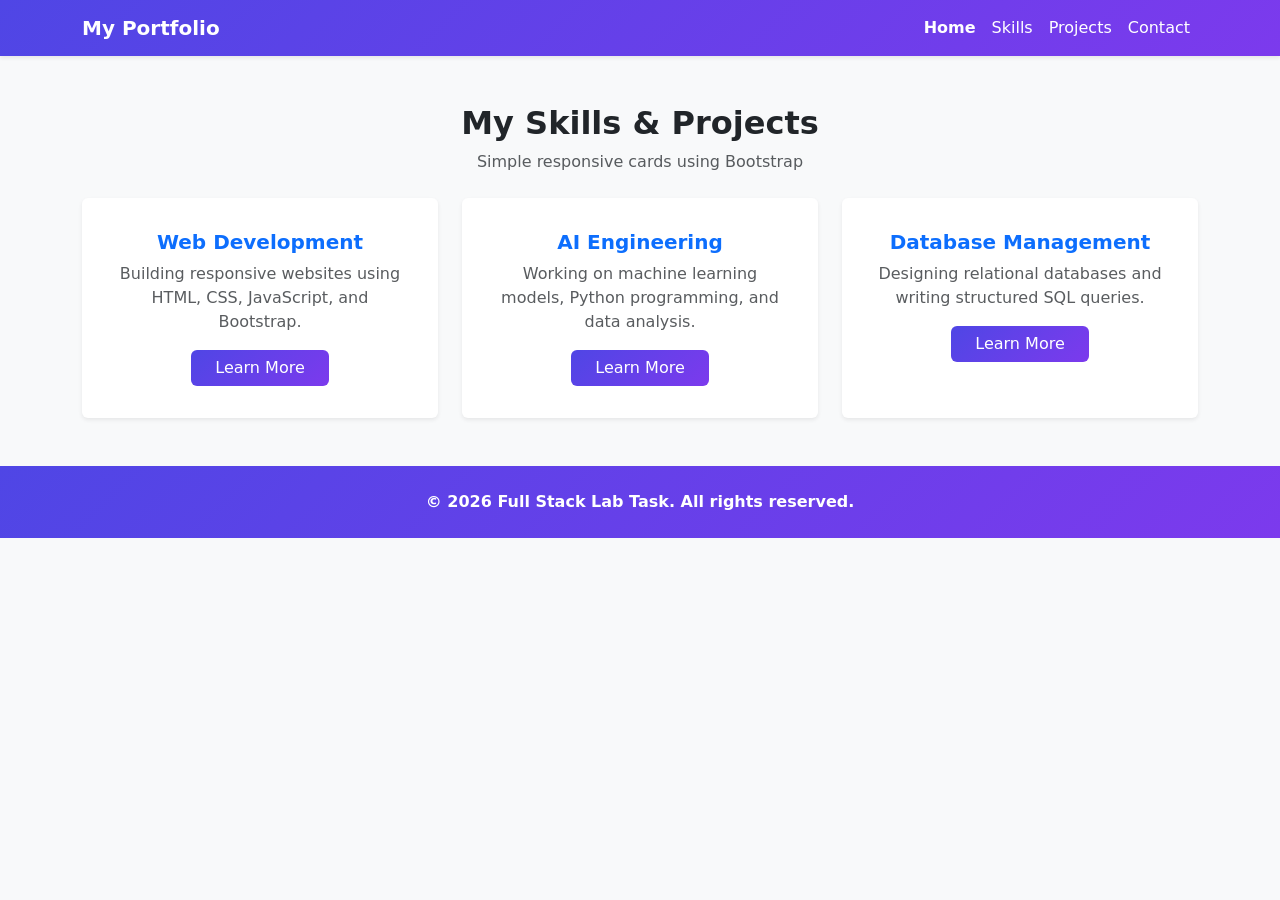
<file: Full stack lab 1 task/LAB 1/task.html>
<!DOCTYPE html>
<html lang="en">
<head>
    <meta charset="UTF-8">
    <meta name="viewport" content="width=device-width, initial-scale=1.0">
    <title>Home Task - Portfolio Cards</title>
    <link href="https://cdn.jsdelivr.net/npm/bootstrap@5.3.3/dist/css/bootstrap.min.css" rel="stylesheet">
    <style>
        .custom-navbar {
            background: linear-gradient(135deg, #4f46e5, #7c3aed);
        }
        .btn-custom {
            background: linear-gradient(135deg, #4f46e5, #7c3aed);
            color: white;
            border: none;
            transition: 0.3s ease;
        }
        .btn-custom:hover {
            background: linear-gradient(135deg, #4338ca, #6d28d9);
            color: white;
            transform: translateY(-2px);
        }
        .custom-footer {
            background: linear-gradient(135deg, #4f46e5, #7c3aed);
            color: white;
        }
    </style>
</head>
<body class="bg-light">

    <!-- Navbar -->
    <nav class="navbar navbar-expand-lg navbar-dark custom-navbar shadow-sm">
        <div class="container">
            <a class="navbar-brand fw-bold" href="#">My Portfolio</a>
            <button class="navbar-toggler" type="button" data-bs-toggle="collapse" data-bs-target="#navbarNav">
                <span class="navbar-toggler-icon"></span>
            </button>
            <div class="collapse navbar-collapse" id="navbarNav">
                <ul class="navbar-nav ms-auto">
                    <li class="nav-item">
                        <a class="nav-link active fw-semibold" href="#">Home</a>
                    </li>
                    <li class="nav-item">
                        <a class="nav-link text-white" href="#skills">Skills</a>
                    </li>
                    <li class="nav-item">
                        <a class="nav-link text-white" href="#projects">Projects</a>
                    </li>
                    <li class="nav-item">
                        <a class="nav-link text-white" href="#contact">Contact</a>
                    </li>
                </ul>
            </div>
        </div>
    </nav>

    <!-- Main Content -->
    <main class="container my-5">
        
        <div class="text-center mb-4">
            <h2 class="fw-bold text-dark">My Skills & Projects</h2>
            <p class="text-muted">Simple responsive cards using Bootstrap</p>
        </div>

        <!-- Cards Section -->
        <div class="row g-4">
            <div class="col-12 col-md-4">
                <div class="card h-100 shadow-sm border-0 text-center p-3">
                    <div class="card-body">
                        <h5 class="card-title fw-bold text-primary">Web Development</h5>
                        <p class="card-text text-muted">Building responsive websites using HTML, CSS, JavaScript, and Bootstrap.</p>
                        <a href="#" class="btn btn-custom px-4">Learn More</a>
                    </div>
                </div>
            </div>

            <div class="col-12 col-md-4">
                <div class="card h-100 shadow-sm border-0 text-center p-3">
                    <div class="card-body">
                        <h5 class="card-title fw-bold text-primary">AI Engineering</h5>
                        <p class="card-text text-muted">Working on machine learning models, Python programming, and data analysis.</p>
                        <a href="#" class="btn btn-custom px-4">Learn More</a>
                    </div>
                </div>
            </div>

            <div class="col-12 col-md-4">
                <div class="card h-100 shadow-sm border-0 text-center p-3">
                    <div class="card-body">
                        <h5 class="card-title fw-bold text-primary">Database Management</h5>
                        <p class="card-text text-muted">Designing relational databases and writing structured SQL queries.</p>
                        <a href="#" class="btn btn-custom px-4">Learn More</a>
                    </div>
                </div>
            </div>
        </div>
    </main>

    <!-- Footer -->
    <footer class="custom-footer text-center py-4 mt-5">
        <p class="mb-0 fw-semibold">© 2026 Full Stack Lab Task. All rights reserved.</p>
    </footer>

    <script src="https://cdn.jsdelivr.net/npm/bootstrap@5.3.3/dist/js/bootstrap.bundle.min.js"></script>
</body>
</html>
</file>
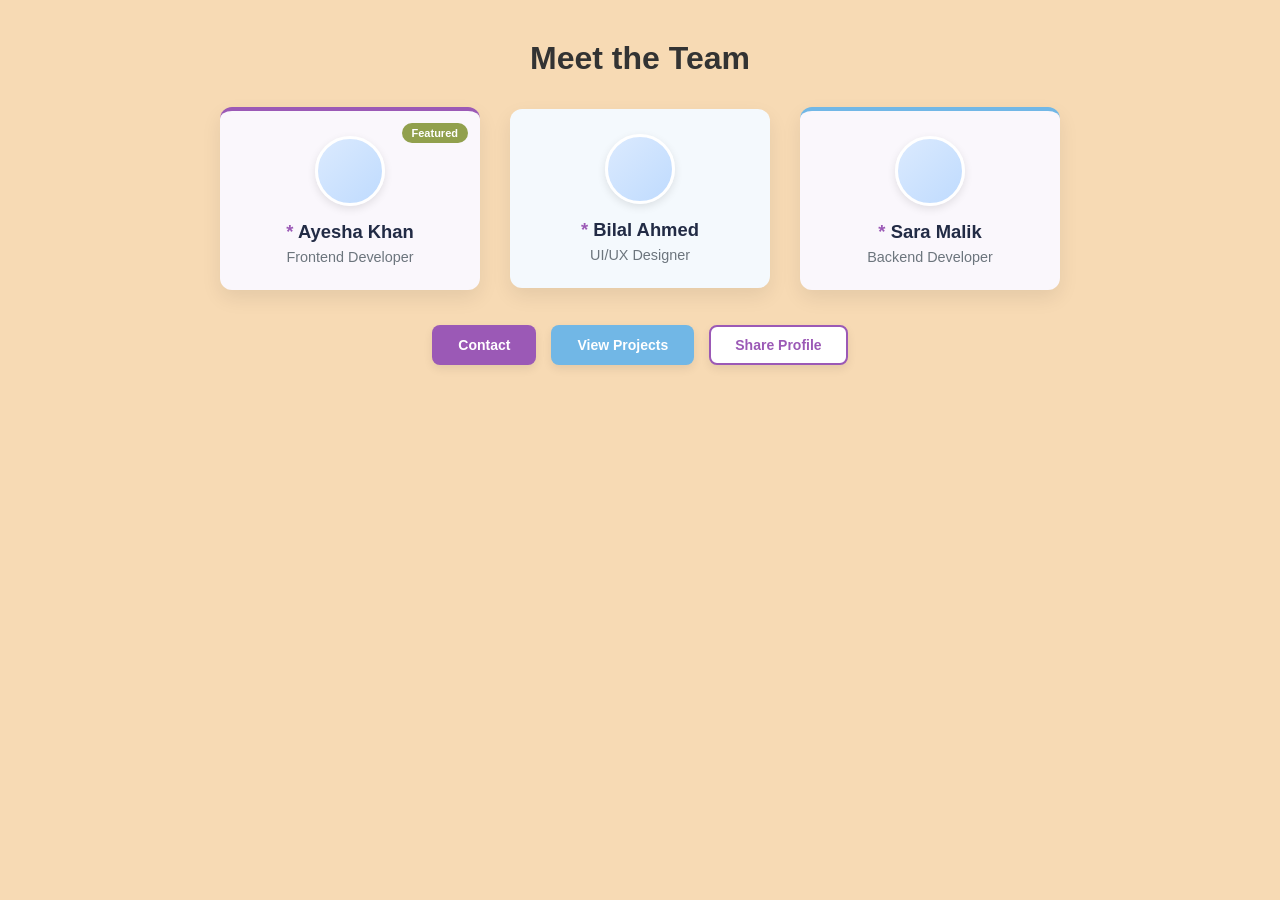
<file: Full stack lab 2 Task/Lab Tasks/index2.html>
<!DOCTYPE html>
<html lang="en">

<head>
    <meta charset="UTF-8">
    <meta name="viewport" content="width=device-width, initial-scale=1.0">
    <title>Team Showcase</title>
    <link rel="stylesheet" href="style2.css">
</head>

<body>

    <section class="team">
        <h2 class="team-title">Meet the Team</h2>

        <div class="card-row">

            <div class="card">
                <span class="badge">Featured</span>
                <div class="avatar"></div>
                <h3>Ayesha Khan</h3>
                <p class="role">Frontend Developer</p>
            </div>

            <div class="card">
                <div class="avatar"></div>
                <h3>Bilal Ahmed</h3>
                <p class="role">UI/UX Designer</p>
            </div>

            <div class="card">
                <div class="avatar"></div>
                <h3>Sara Malik</h3>
                <p class="role">Backend Developer</p>
            </div>

        </div>

        <div class="actions">
            <button class="btn btn-contact">Contact</button>
            <button class="btn btn-projects">View Projects</button>
            <button class="btn btn-share">Share Profile</button>
        </div>
    </section>

</body>

</html>
</file>
<file: Full Stack Lab 4 Tasks/style.css>
* {
  margin: 0;
  padding: 0;
  box-sizing: border-box;
  font-family: Arial, sans-serif;
}

body {
  background: #f4f7fb;
  color: #222;
  padding-bottom: 40px;
}

/* Header */
.dashboard-header {
  background: linear-gradient(135deg, #4a6fdc, #8e5ff5);
  color: #fff;
  text-align: center;
  padding: 40px 20px;
}

.dashboard-header h1 {
  font-size: 28px;
  margin-bottom: 8px;
}

/* Controls */
.controls {
  max-width: 1000px;
  margin: 25px auto;
  padding: 0 20px;
  display: flex;
  flex-wrap: wrap;
  gap: 15px;
  align-items: center;
  justify-content: space-between;
}

#searchInput {
  flex: 1 1 220px;
  height: 42px;
  padding: 0 15px;
  border: 1px solid #ccc;
  border-radius: 6px;
  font-size: 15px;
}

.filter-buttons {
  display: flex;
  gap: 10px;
}

.filter-btn {
  height: 42px;
  padding: 0 18px;
  border: 1px solid #4a6fdc;
  background: #fff;
  color: #4a6fdc;
  border-radius: 6px;
  cursor: pointer;
  transition: all 0.3s ease;
}

.filter-btn:hover {
  background: #eef1ff;
}

.filter-btn.active {
  background: #4a6fdc;
  color: #fff;
}

#sortBtn {
  height: 42px;
  padding: 0 18px;
  border: none;
  border-radius: 6px;
  background: #222;
  color: #fff;
  cursor: pointer;
  transition: background 0.3s ease;
}

#sortBtn:hover {
  background: #444;
}

/* Summary */
.summary {
  max-width: 1000px;
  margin: 0 auto 25px auto;
  padding: 0 20px;
  display: flex;
  flex-wrap: wrap;
  gap: 15px;
}

.summary-box {
  flex: 1 1 180px;
  background: #fff;
  border-radius: 8px;
  padding: 16px 20px;
  box-shadow: 0 3px 8px rgba(0, 0, 0, 0.08);
  font-weight: 500;
  text-align: center;
}

/* Card Grid */
.card-grid {
  max-width: 1000px;
  margin: 0 auto;
  padding: 0 20px;
  display: flex;
  flex-wrap: wrap;
  gap: 20px;
}

.student-card {
  position: relative;
  flex: 1 1 220px;
  max-width: 260px;
  background: #fff;
  border-radius: 10px;
  padding: 20px;
  box-shadow: 0 4px 10px rgba(0, 0, 0, 0.08);
  border-top: 4px solid #ccc;
  transition: transform 0.25s ease, box-shadow 0.25s ease;
}

.student-card:hover {
  transform: translateY(-4px);
  box-shadow: 0 10px 20px rgba(0, 0, 0, 0.12);
}

.student-card.pass {
  border-top-color: #2ecc71;
}

.student-card.fail {
  border-top-color: #e74c3c;
}

.student-card h3 {
  margin-bottom: 6px;
}

.student-card .marks {
  margin: 8px 0;
  font-weight: 500;
}

.badge {
  display: inline-block;
  font-size: 12px;
  padding: 4px 10px;
  border-radius: 12px;
  color: #fff;
  margin-right: 6px;
}

.badge.pass {
  background: #2ecc71;
}

.badge.fail {
  background: #e74c3c;
}

.grade {
  font-size: 13px;
  color: #555;
}

/* Footer */
.dashboard-footer {
  text-align: center;
  margin-top: 40px;
  color: #777;
  font-size: 14px;
}

/* Responsive */
@media (max-width: 600px) {
  .controls {
    flex-direction: column;
    align-items: stretch;
  }
  .filter-buttons {
    justify-content: space-between;
  }
}
</file>
<file: Full stack lab 1 task/LAB 1/style.css>
/* Body */
body {
    margin: 0;
    background-color: antiquewhite;
    font-family: 'Times New Roman', Times, serif;
}

/* Header */
header {
    background-color: burlywood;
    color: white;
    text-align: center;
    padding: 10px;
}

/* Navigation */
nav {
    background-color: rgb(126, 187, 187);
    padding: 5px;
    text-align: center;
    margin: 10px 0;
}

nav a {
    color: white;
    text-decoration: none;
    margin: 10px;
}

/* Main */
main {
    width: 90%;
    max-width: 1000px;
    margin: 30px auto;
}

/* Table */
table, th, td {
    border: 1px solid black;
    border-collapse: collapse;
    padding: 8px 15px;
}

/* Form */
form label {
    display: inline-block;
    width: 90px;
    font-weight: bold;
}

form input[type="text"],
form input[type="password"] {
    padding: 4px 8px;
    width: 220px;
}

form textarea {
    padding: 4px 8px;
    width: 220px;
    height: 70px;
}

form button {
    margin-left: 95px;
    padding: 5px 15px;
    cursor: pointer;
}

/* Footer */
footer {
    text-align: center;
    padding: 15px;
    margin-top: 20px;
}
</file>
<file: Full stack lab 2 Task/Lab Tasks/style.css>
/* Basic Reset */
* {
    margin: 0;
    padding: 0;
    box-sizing: border-box;
    font-family: Arial, sans-serif;
}

body {
    background-color: #8be3f3;
    padding: 40px;
    display: flex;
    justify-content: center;
}

.container {
    background: #ffffff;
    padding: 30px;
    border-radius: 8px;
    box-shadow: 0 4px 8px rgba(0,0,0,0.1);
    width: 100%;
    max-width: 600px; 
}

h2 {
    margin-bottom: 20px;
    color: #333;
}

.form-row {
    display: flex;
    gap: 20px; 
    margin-bottom: 15px;
}

.form-group {
    flex: 1;
    display: flex;
    flex-direction: column;
}

.form-group label {
    margin-bottom: 5px;
    font-weight: bold;
    font-size: 14px;
    color: #555;
}

.form-group input {
    padding: 10px;
    border: 1px solid #ccc;
    border-radius: 4px;
    font-size: 14px;
    width: 100%;
}

/* Gender Section Styles */
.gender-section {
    margin: 20px 0;
}

.gender-section h3 {
    font-size: 16px;
    margin-bottom: 10px;
    color: #333;
}

.radio-group {
    display: flex;
    gap: 20px;
}

.radio-item {
    display: flex;
    align-items: center;
    gap: 5px; 
    cursor: pointer;
}

.radio-item input {
    cursor: pointer;
}

.btn-register {
    background-color: #71b5be;
    color: white;
    padding: 12px 20px;
    border: none;
    border-radius: 4px;
    font-size: 16px;
    cursor: pointer;
    width: 100%;
    margin-top: 10px;
    transition: background 0.2s;
}

.btn-register:hover {
    background-color: #158aad;
}

@media (max-width: 480px) {
    .form-row, .radio-group {
        flex-direction: column;
        gap: 15px;
    }
}
</file>
<file: Full Stack Lab 3 Tasks/Lab Task/style.css>
body {
  background: linear-gradient(135deg, #0f172a 0%, #1e1b4b 50%, #311042 100%);
  min-height: 100vh;
  position: relative;
  overflow-x: hidden;
  font-family: 'Segoe UI', system-ui, -apple-system, sans-serif;
}

body::before {
  content: '';
  position: fixed;
  top: -10%;
  left: -10%;
  width: 55vw;
  height: 55vw;
  background: radial-gradient(circle, rgba(99, 102, 241, 0.35) 0%, rgba(0, 0, 0, 0) 70%);
  border-radius: 50%;
  z-index: 0;
  filter: blur(70px);
  animation: floatGlow 10s infinite alternate ease-in-out;
}

body::after {
  content: '';
  position: fixed;
  bottom: -10%;
  right: -10%;
  width: 55vw;
  height: 55vw;
  background: radial-gradient(circle, rgba(236, 72, 153, 0.28) 0%, rgba(0, 0, 0, 0) 70%);
  border-radius: 50%;
  z-index: 0;
  filter: blur(70px);
  animation: floatGlow 12s infinite alternate-reverse ease-in-out;
}

@keyframes floatGlow {
  0% {
    transform: translate(0, 0) scale(1);
  }
  100% {
    transform: translate(50px, -40px) scale(1.12);
  }
}

.container {
  position: relative;
  z-index: 10;
}

.todo-card {
  background: rgba(255, 255, 255, 0.92) !important;
  backdrop-filter: blur(20px);
  -webkit-backdrop-filter: blur(20px);
  border: 1px solid rgba(255, 255, 255, 0.5) !important;
  box-shadow: 0 25px 50px -12px rgba(0, 0, 0, 0.35) !important;
  transition: transform 0.3s ease, box-shadow 0.3s ease;
}

.card-header-gradient {
  background: linear-gradient(135deg, #4f46e5 0%, #7c3aed 100%) !important;
}

#taskInput {
  background: #ffffff;
  border: 1.5px solid #cbd5e1;
  transition: all 0.25s ease;
}

#taskInput:focus {
  border-color: #6366f1;
  box-shadow: 0 0 0 4px rgba(99, 102, 241, 0.2);
}

#addBtn {
  background: linear-gradient(135deg, #4f46e5 0%, #6366f1 100%);
  border: none;
  transition: all 0.25s ease;
}

#addBtn:hover {
  background: linear-gradient(135deg, #4338ca 0%, #4f46e5 100%);
  transform: translateY(-1px);
  box-shadow: 0 4px 12px rgba(79, 70, 229, 0.35);
}

#taskList li.task-item {
  cursor: pointer;
  background: #ffffff !important;
  border-left: 4px solid #6366f1 !important;
  transition: all 0.25s cubic-bezier(0.4, 0, 0.2, 1);
  user-select: none;
}

#taskList li.task-item:hover {
  transform: translateY(-2px) scale(1.01);
  box-shadow: 0 8px 18px rgba(0, 0, 0, 0.08) !important;
  background: #f8fafc !important;
}

#taskList li.completed {
  background-color: #f1f5f9 !important;
  border-left-color: #94a3b8 !important;
  opacity: 0.7;
}

#taskList li.completed span.task-text {
  text-decoration: line-through;
  color: #94a3b8;
}

.delete-btn {
  transition: all 0.2s ease;
}

.delete-btn:hover {
  transform: scale(1.05);
  box-shadow: 0 4px 10px rgba(239, 68, 68, 0.3);
}

.clear-btn {
  transition: all 0.2s ease;
}

.clear-btn:hover {
  background-color: #e2e8f0 !important;
  color: #1e293b !important;
}

.error-message {
  font-weight: 500;
  letter-spacing: 0.2px;
}
</file>
<file: Full Stack Lab 4 Tasks/Home Task/style.css>
* {
  box-sizing: border-box;
}

body {
  font-family: Arial, sans-serif;
  background-color: #eef2f6;
  color: #2c3e50;
  margin: 0;
  padding: 20px;
}

.container {
  max-width: 900px;
  margin: 0 auto;
  background-color: #ffffff;
  padding: 25px 30px;
  border: 1px solid #d5dbe1;
  border-top: 4px solid #2563eb;
  border-radius: 6px;
  box-shadow: 0 2px 8px rgba(0, 0, 0, 0.05);
}

header {
  text-align: center;
  border-bottom: 2px solid #e2e8f0;
  padding-bottom: 15px;
  margin-bottom: 25px;
}

header h1 {
  margin: 0 0 6px 0;
  font-size: 26px;
  color: #1e3a8a;
}

.subtitle {
  color: #64748b;
  font-size: 14px;
  margin: 0;
}

.task-section {
  border: 1px solid #e2e8f0;
  border-radius: 6px;
  padding: 16px 20px;
  margin-bottom: 25px;
  background-color: #ffffff;
}

.task-header {
  background-color: #f8fafc;
  border-left: 4px solid #2563eb;
  border-bottom: 1px solid #e2e8f0;
  padding: 8px 12px;
  margin: -16px -20px 15px -20px;
  border-top-left-radius: 5px;
  border-top-right-radius: 5px;
}

.task-header h2 {
  margin: 0 0 3px 0;
  font-size: 17px;
  color: #1e293b;
}

.task-tag {
  margin: 0;
  font-size: 12px;
  color: #2563eb;
  font-weight: bold;
}

h3 {
  margin: 15px 0 8px 0;
  font-size: 15px;
  color: #334155;
}

table {
  width: 100%;
  border-collapse: collapse;
  margin-bottom: 15px;
  font-size: 14px;
}

th, td {
  border: 1px solid #cbd5e1;
  padding: 9px 12px;
  text-align: left;
}

th {
  background-color: #2563eb;
  color: #ffffff;
  font-weight: 600;
}

tbody tr:nth-child(even) {
  background-color: #f8fafc;
}

tbody tr:hover {
  background-color: #f1f5f9;
}

.cat-pill {
  display: inline-block;
  padding: 3px 8px;
  border-radius: 12px;
  font-size: 12px;
  font-weight: 600;
  background-color: #e2e8f0;
  color: #334155;
}

.cat-pill.programming {
  background-color: #dbeafe;
  color: #1e40af;
  border: 1px solid #bfdbfe;
}

.cat-pill.self-help {
  background-color: #fef3c7;
  color: #92400e;
  border: 1px solid #fde68a;
}

.cat-pill.fiction {
  background-color: #dcfce7;
  color: #166534;
  border: 1px solid #bbf7d0;
}

.cat-pill.non-fiction {
  background-color: #f3e8ff;
  color: #6b21a8;
  border: 1px solid #e9d5ff;
}

.stock-badge {
  display: inline-block;
  padding: 3px 8px;
  border-radius: 12px;
  font-size: 12px;
  font-weight: bold;
}

.stock-badge.ok {
  background-color: #dcfce7;
  color: #166534;
  border: 1px solid #86efac;
}

.stock-badge.low {
  background-color: #fef3c7;
  color: #92400e;
  border: 1px solid #fcd34d;
}

.stock-badge.out {
  background-color: #fee2e2;
  color: #991b1b;
  border: 1px solid #fca5a5;
}

.output-list {
  margin: 10px 0;
}

.output-item {
  padding: 9px 14px;
  margin-bottom: 7px;
  border-radius: 4px;
  font-size: 14px;
}

.output-item.fulfilled {
  background-color: #ecfdf5;
  border: 1px solid #a7f3d0;
  color: #065f46;
}

.output-item.rejected {
  background-color: #fef2f2;
  border: 1px solid #fecaca;
  color: #991b1b;
}

.output-item.info {
  background-color: #eff6ff;
  border: 1px solid #bfdbfe;
  color: #1e40af;
}

.revenue-box {
  padding: 12px 16px;
  margin-top: 10px;
  background-color: #ecfdf5;
  border: 2px solid #34d399;
  border-radius: 5px;
  color: #065f46;
  font-size: 15px;
  font-weight: bold;
  text-align: center;
}

.card-grid {
  display: flex;
  flex-wrap: wrap;
  gap: 12px;
  margin: 10px 0;
}

.stock-card {
  flex: 1 1 calc(50% - 12px);
  border: 1px solid #e2e8f0;
  padding: 12px 14px;
  border-radius: 4px;
  background-color: #ffffff;
}

.stock-card .card-title {
  font-weight: bold;
  font-size: 14px;
  color: #1e293b;
  margin-bottom: 3px;
}

.stock-card .card-author {
  font-size: 12px;
  color: #64748b;
  margin-bottom: 8px;
}

.stock-card .card-status {
  font-size: 13px;
  font-weight: bold;
}

.stock-card.is-low {
  border-left: 4px solid #f59e0b;
  background-color: #fffbeb;
}

.stock-card.is-low .card-status {
  color: #b45309;
}

.stock-card.is-ok {
  border-left: 4px solid #10b981;
  background-color: #f0fdf4;
}

.stock-card.is-ok .card-status {
  color: #047857;
}

.reports-grid {
  display: flex;
  flex-direction: column;
  gap: 14px;
}

.report-panel {
  border: 1px solid #e2e8f0;
  border-top: 3px solid #3b82f6;
  border-radius: 4px;
  padding: 12px 16px;
  background-color: #ffffff;
}

.report-panel h4 {
  margin: 0 0 10px 0;
  font-size: 14px;
  color: #1e3a8a;
}

.report-panel .report-item {
  display: flex;
  justify-content: space-between;
  align-items: center;
  padding: 7px 0;
  border-bottom: 1px solid #f1f5f9;
  font-size: 13px;
}

.report-panel .report-item:last-child {
  border-bottom: none;
}

.report-panel .author-sm {
  font-size: 12px;
  color: #64748b;
  margin-left: 6px;
}

.report-panel .report-empty {
  font-size: 13px;
  color: #94a3b8;
  font-style: italic;
}

.report-panel .report-count {
  margin-top: 10px;
  font-size: 12px;
  color: #3b82f6;
  text-align: right;
  font-weight: bold;
}

footer {
  text-align: center;
  margin-top: 30px;
  padding-top: 15px;
  border-top: 1px solid #e2e8f0;
  font-size: 12px;
  color: #64748b;
}
</file>
<file: Full Stack Lab 3 Tasks/lab03-style.css>
* {
  margin: 0;
  padding: 0;
  box-sizing: border-box;
  font-family: Arial, sans-serif;
}

body {
  background: #f4f7fb;
  display: flex;
  justify-content: center;
  padding: 40px 20px;
}

.todo-app {
  width: 100%;
  max-width: 420px;
  background: #fff;
  border-radius: 10px;
  padding: 25px;
  box-shadow: 0 4px 12px rgba(0, 0, 0, 0.08);
}

.todo-app h1 {
  font-size: 22px;
  margin-bottom: 5px;
}

.input-row {
  display: flex;
  gap: 10px;
  margin: 15px 0;
}

#taskInput {
  flex: 1;
  height: 42px;
  padding: 0 12px;
  border: 1px solid #ccc;
  border-radius: 6px;
  font-size: 15px;
}

#addBtn {
  height: 42px;
  padding: 0 18px;
  border: none;
  border-radius: 6px;
  background: #4a6fdc;
  color: #fff;
  font-size: 15px;
  cursor: pointer;
  transition: background 0.2s ease;
}

#addBtn:hover {
  background: #3a5bc0;
}

.error-message {
  color: #e74c3c;
  font-size: 13px;
  min-height: 18px;
}

#taskList {
  list-style: none;
  margin-top: 10px;
}

#taskList li {
  display: flex;
  justify-content: space-between;
  align-items: center;
  padding: 10px 12px;
  border-bottom: 1px solid #eee;
}

#taskList li:hover {
  background: #fafafa;
}

#taskList li span {
  cursor: pointer;
}

#taskList li.completed span {
  text-decoration: line-through;
  color: #999;
}

#taskList li .delete-btn {
  background: #e74c3c;
  color: #fff;
  border: none;
  border-radius: 4px;
  padding: 4px 10px;
  font-size: 12px;
  cursor: pointer;
}

#taskList li .delete-btn:hover {
  background: #c0392b;
}

.task-count {
  margin-top: 15px;
  font-size: 13px;
  color: #666;
  text-align: right;
}
</file>
<file: Full stack lab 2 Task/Lab Tasks/style2.css>
* {
    margin: 0;
    padding: 0;
    box-sizing: border-box;
    font-family: Arial, sans-serif;
}

body {
    background-color: #f7dab4; 
    padding: 40px 20px;
}

.team {
    max-width: 900px;
    margin: 0 auto;
    text-align: center;
}

.team-title {
    font-size: 2rem;
    color: #333333;
    margin-bottom: 30px;
    font-weight: 700;
}

.card-row {
    display: flex;
    justify-content: center;
    align-items: center;
    flex-wrap: wrap;
    gap: 30px;
}

.card {
    flex: 1 1 220px;
    max-width: 260px;
    background: #fff;
    border-radius: 12px;
    padding: 25px 20px;
    text-align: center;
    box-shadow: 0 8px 20px rgba(0, 0, 0, 0.08);
    position: relative;
    transition: transform 0.3s ease, box-shadow 0.3s ease;
}

.badge {
    position: absolute;
    top: 12px;
    right: 12px;
    background: #91a04d;
    color: #fff;
    font-size: 11px;
    font-weight: bold;
    padding: 4px 10px;
    border-radius: 12px;
}

.avatar {
    width: 70px;
    height: 70px;
    border-radius: 50%;
    background: linear-gradient(135deg, #dbeafe 0%, #bfdbfe 100%);
    margin: 0 auto 15px;
    border: 3px solid #ffffff;
    box-shadow: 0 3px 8px rgba(0, 0, 0, 0.1);
}

.card h3 {
    font-size: 1.15rem;
    color: #222b45;
    margin-bottom: 6px;
}

.card h3::before {
    content: "* ";
    color: #9b59b6;
}

.role {
    color: #6c757d;
    font-size: 0.9rem;
}

.card:hover {
    transform: translateY(-5px);
    box-shadow: 0 12px 24px rgba(0, 0, 0, 0.15);
}

.card:first-child {
    border-top: 4px solid #9b59b6;
}

.card:last-child {
    border-top: 4px solid #71b7e6;
}

.card:nth-child(odd) {
    background: #faf7fc;
}

.card:nth-child(even) {
    background: #f4f9fd;
}

/* Action Buttons */
.actions {
    margin-top: 35px;
    display: flex;
    justify-content: center;
    align-items: center;
    gap: 15px;
    flex-wrap: wrap;
}

.btn {
    padding: 10px 24px;
    font-size: 14px;
    font-weight: 600;
    border-radius: 8px;
    cursor: pointer;
    border: 2px solid transparent;
    transition: all 0.25s ease;
    box-shadow: 0 4px 10px rgba(0, 0, 0, 0.08);
}

.btn:hover {
    transform: translateY(-2px);
    box-shadow: 0 6px 15px rgba(0, 0, 0, 0.15);
}

.btn:active {
    transform: translateY(0);
}

.btn-contact {
    background-color: #9b59b6;
    color: #ffffff;
}

.btn-contact:hover {
    background-color: #8844a4;
}

.btn-projects {
    background-color: #71b7e6;
    color: #ffffff;
}

.btn-projects:hover {
    background-color: #5aa1cf;
}

.btn-share {
    background-color: #ffffff;
    color: #9b59b6;
    border-color: #9b59b6;
}

.btn-share:hover {
    background-color: #9b59b6;
    color: #ffffff;
}
</file>
